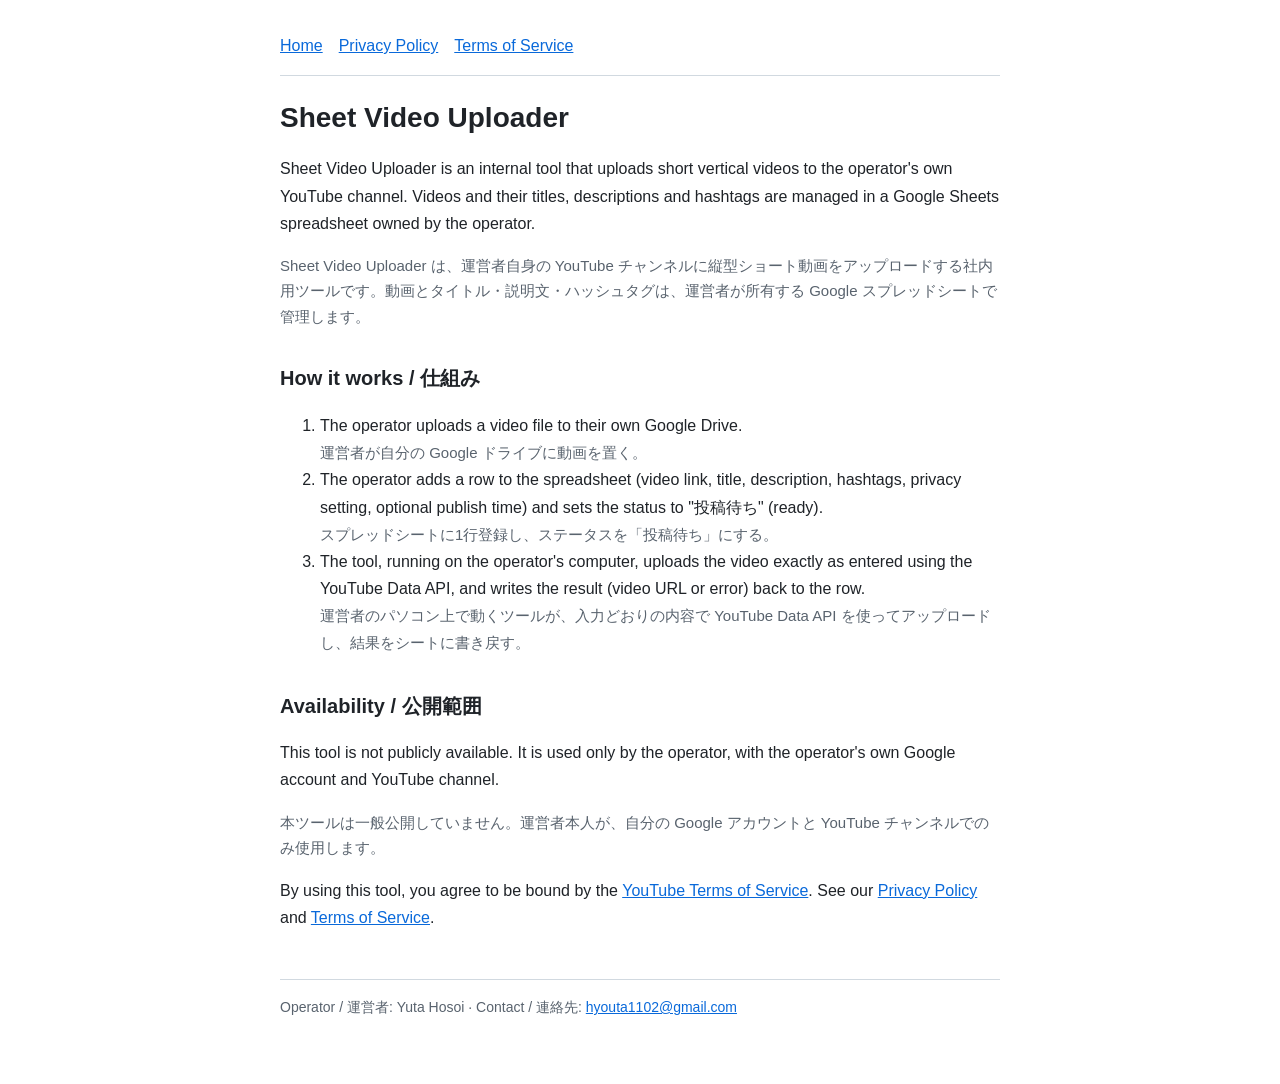
<file: index.html>
<!doctype html>
<html lang="en">
<head>
<meta charset="utf-8">
<meta name="viewport" content="width=device-width, initial-scale=1">
<title>Sheet Video Uploader</title>
<link rel="stylesheet" href="style.css">
</head>
<body>
<main>
<nav><a href="index.html">Home</a><a href="privacy.html">Privacy Policy</a><a href="terms.html">Terms of Service</a></nav>
<h1>Sheet Video Uploader</h1>
<p>Sheet Video Uploader is an internal tool that uploads short vertical videos to the operator's own YouTube channel. Videos and their titles, descriptions and hashtags are managed in a Google Sheets spreadsheet owned by the operator.</p>
<p class="ja">Sheet Video Uploader は、運営者自身の YouTube チャンネルに縦型ショート動画をアップロードする社内用ツールです。動画とタイトル・説明文・ハッシュタグは、運営者が所有する Google スプレッドシートで管理します。</p>

<h2>How it works / 仕組み</h2>
<ol>
<li>The operator uploads a video file to their own Google Drive.<br><span class="ja">運営者が自分の Google ドライブに動画を置く。</span></li>
<li>The operator adds a row to the spreadsheet (video link, title, description, hashtags, privacy setting, optional publish time) and sets the status to "投稿待ち" (ready).<br><span class="ja">スプレッドシートに1行登録し、ステータスを「投稿待ち」にする。</span></li>
<li>The tool, running on the operator's computer, uploads the video exactly as entered using the YouTube Data API, and writes the result (video URL or error) back to the row.<br><span class="ja">運営者のパソコン上で動くツールが、入力どおりの内容で YouTube Data API を使ってアップロードし、結果をシートに書き戻す。</span></li>
</ol>

<h2>Availability / 公開範囲</h2>
<p>This tool is not publicly available. It is used only by the operator, with the operator's own Google account and YouTube channel.</p>
<p class="ja">本ツールは一般公開していません。運営者本人が、自分の Google アカウントと YouTube チャンネルでのみ使用します。</p>

<p>By using this tool, you agree to be bound by the <a href="https://www.youtube.com/t/terms">YouTube Terms of Service</a>. See our <a href="privacy.html">Privacy Policy</a> and <a href="terms.html">Terms of Service</a>.</p>
<footer>Operator / 運営者: Yuta Hosoi · Contact / 連絡先: <a href="mailto:hyouta1102@gmail.com">hyouta1102@gmail.com</a></footer>
</main>
</body>
</html>
</file>
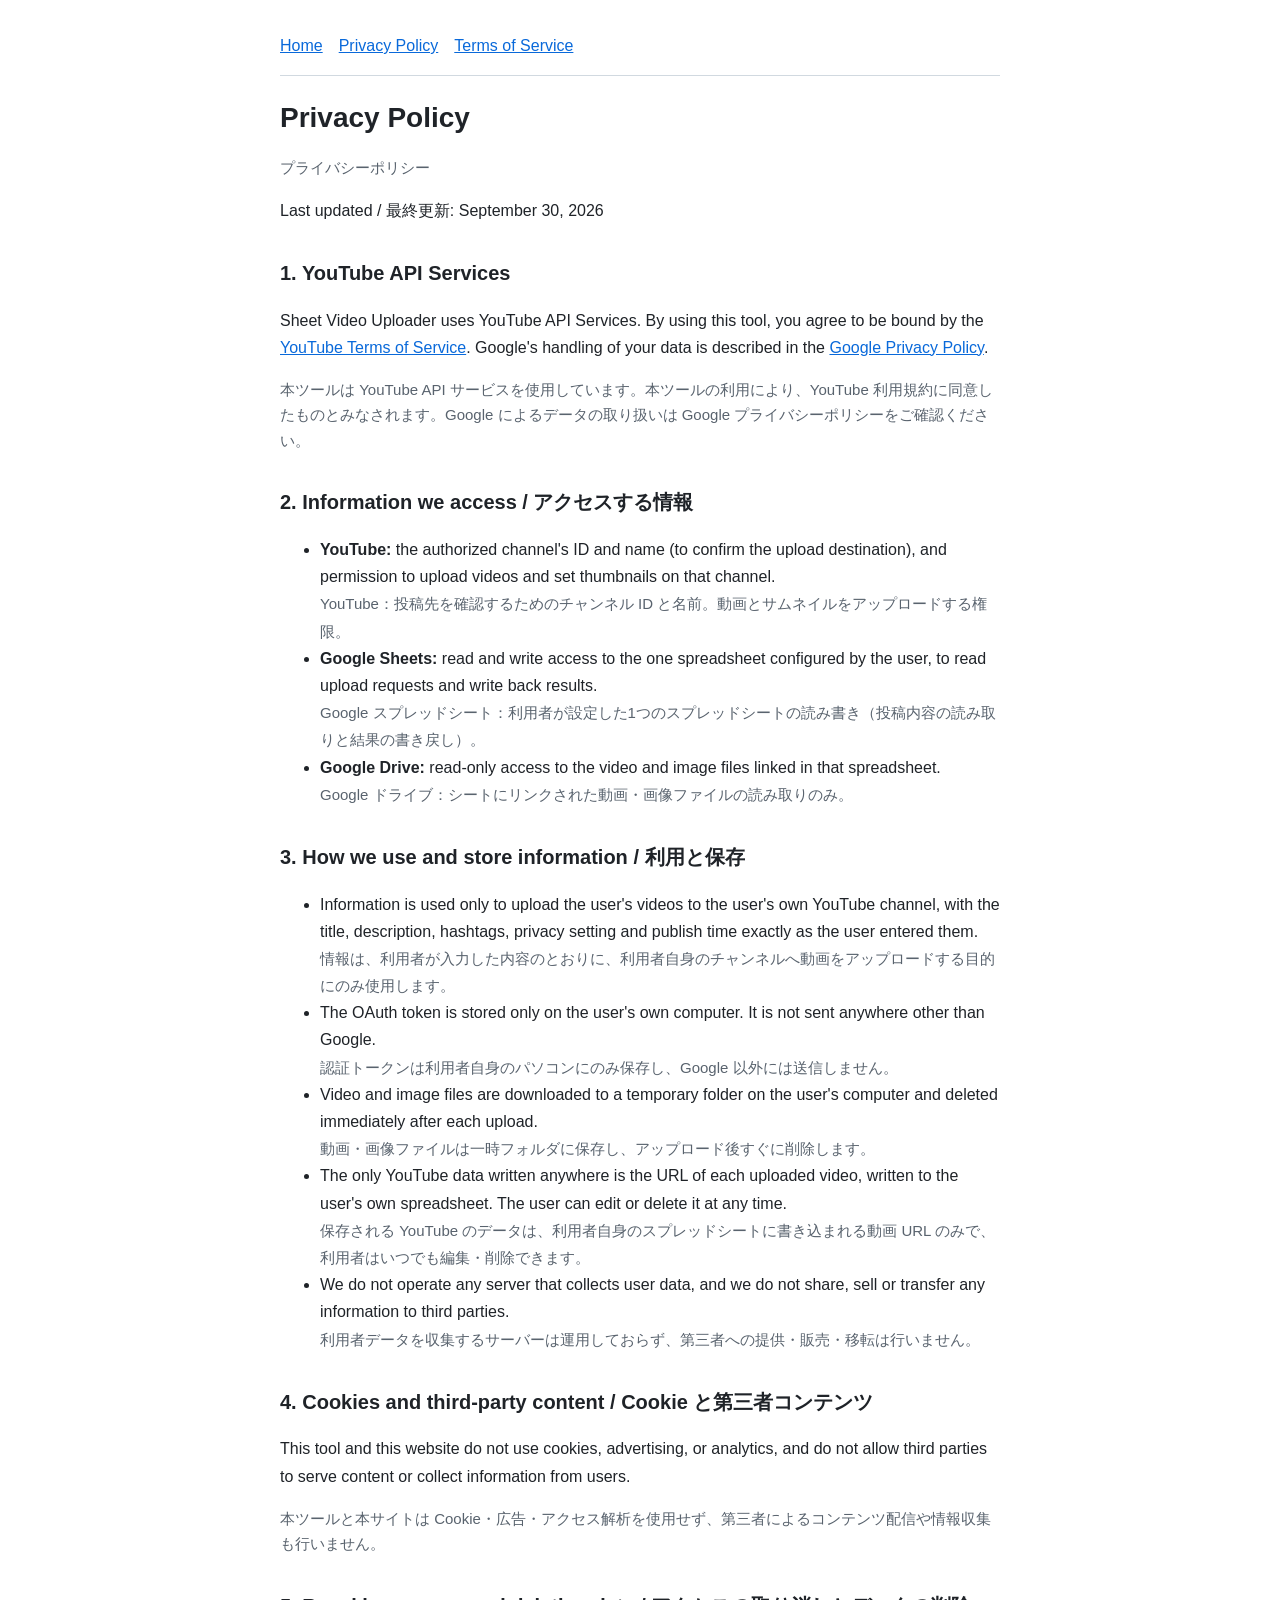
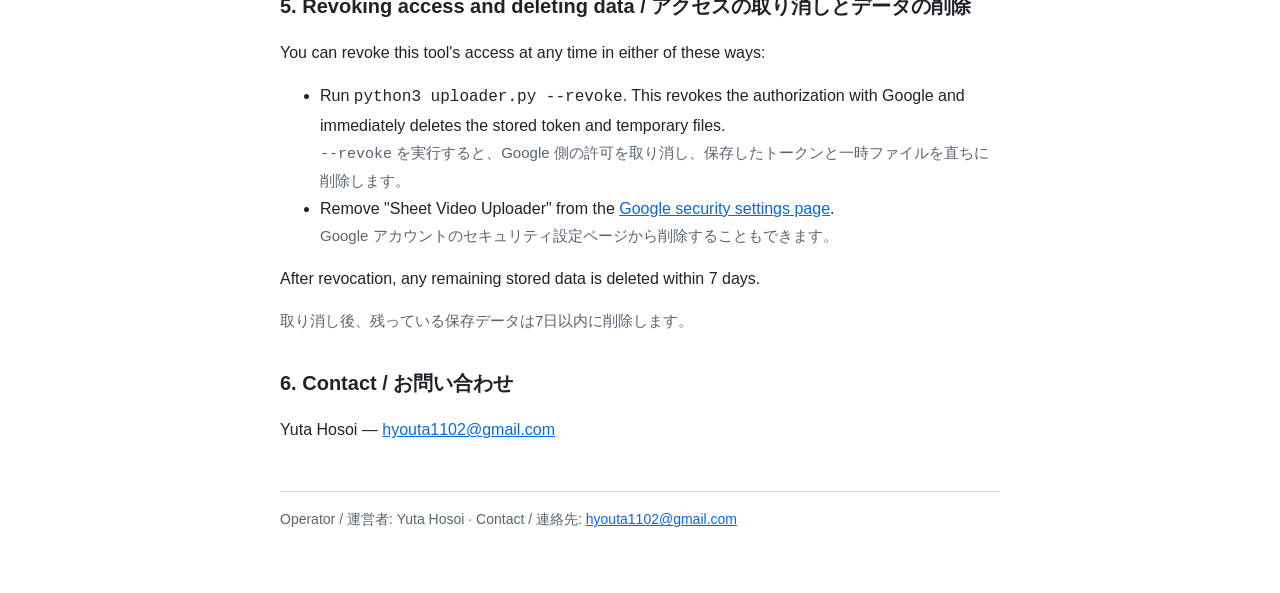
<file: privacy.html>
<!doctype html>
<html lang="en">
<head>
<meta charset="utf-8">
<meta name="viewport" content="width=device-width, initial-scale=1">
<title>Privacy Policy - Sheet Video Uploader</title>
<link rel="stylesheet" href="style.css">
</head>
<body>
<main>
<nav><a href="index.html">Home</a><a href="privacy.html">Privacy Policy</a><a href="terms.html">Terms of Service</a></nav>
<h1>Privacy Policy</h1>
<p class="ja">プライバシーポリシー</p>
<p>Last updated / 最終更新: September 30, 2026</p>

<h2>1. YouTube API Services</h2>
<p>Sheet Video Uploader uses YouTube API Services. By using this tool, you agree to be bound by the <a href="https://www.youtube.com/t/terms">YouTube Terms of Service</a>. Google's handling of your data is described in the <a href="https://policies.google.com/privacy">Google Privacy Policy</a>.</p>
<p class="ja">本ツールは YouTube API サービスを使用しています。本ツールの利用により、YouTube 利用規約に同意したものとみなされます。Google によるデータの取り扱いは Google プライバシーポリシーをご確認ください。</p>

<h2>2. Information we access / アクセスする情報</h2>
<ul>
<li><strong>YouTube:</strong> the authorized channel's ID and name (to confirm the upload destination), and permission to upload videos and set thumbnails on that channel.<br><span class="ja">YouTube：投稿先を確認するためのチャンネル ID と名前。動画とサムネイルをアップロードする権限。</span></li>
<li><strong>Google Sheets:</strong> read and write access to the one spreadsheet configured by the user, to read upload requests and write back results.<br><span class="ja">Google スプレッドシート：利用者が設定した1つのスプレッドシートの読み書き（投稿内容の読み取りと結果の書き戻し）。</span></li>
<li><strong>Google Drive:</strong> read-only access to the video and image files linked in that spreadsheet.<br><span class="ja">Google ドライブ：シートにリンクされた動画・画像ファイルの読み取りのみ。</span></li>
</ul>

<h2>3. How we use and store information / 利用と保存</h2>
<ul>
<li>Information is used only to upload the user's videos to the user's own YouTube channel, with the title, description, hashtags, privacy setting and publish time exactly as the user entered them.<br><span class="ja">情報は、利用者が入力した内容のとおりに、利用者自身のチャンネルへ動画をアップロードする目的にのみ使用します。</span></li>
<li>The OAuth token is stored only on the user's own computer. It is not sent anywhere other than Google.<br><span class="ja">認証トークンは利用者自身のパソコンにのみ保存し、Google 以外には送信しません。</span></li>
<li>Video and image files are downloaded to a temporary folder on the user's computer and deleted immediately after each upload.<br><span class="ja">動画・画像ファイルは一時フォルダに保存し、アップロード後すぐに削除します。</span></li>
<li>The only YouTube data written anywhere is the URL of each uploaded video, written to the user's own spreadsheet. The user can edit or delete it at any time.<br><span class="ja">保存される YouTube のデータは、利用者自身のスプレッドシートに書き込まれる動画 URL のみで、利用者はいつでも編集・削除できます。</span></li>
<li>We do not operate any server that collects user data, and we do not share, sell or transfer any information to third parties.<br><span class="ja">利用者データを収集するサーバーは運用しておらず、第三者への提供・販売・移転は行いません。</span></li>
</ul>

<h2>4. Cookies and third-party content / Cookie と第三者コンテンツ</h2>
<p>This tool and this website do not use cookies, advertising, or analytics, and do not allow third parties to serve content or collect information from users.</p>
<p class="ja">本ツールと本サイトは Cookie・広告・アクセス解析を使用せず、第三者によるコンテンツ配信や情報収集も行いません。</p>

<h2>5. Revoking access and deleting data / アクセスの取り消しとデータの削除</h2>
<p>You can revoke this tool's access at any time in either of these ways:</p>
<ul>
<li>Run <code>python3 uploader.py --revoke</code>. This revokes the authorization with Google and immediately deletes the stored token and temporary files.<br><span class="ja"><code>--revoke</code> を実行すると、Google 側の許可を取り消し、保存したトークンと一時ファイルを直ちに削除します。</span></li>
<li>Remove "Sheet Video Uploader" from the <a href="https://myaccount.google.com/permissions">Google security settings page</a>.<br><span class="ja">Google アカウントのセキュリティ設定ページから削除することもできます。</span></li>
</ul>
<p>After revocation, any remaining stored data is deleted within 7 days.</p>
<p class="ja">取り消し後、残っている保存データは7日以内に削除します。</p>

<h2>6. Contact / お問い合わせ</h2>
<p>Yuta Hosoi — <a href="mailto:hyouta1102@gmail.com">hyouta1102@gmail.com</a></p>
<footer>Operator / 運営者: Yuta Hosoi · Contact / 連絡先: <a href="mailto:hyouta1102@gmail.com">hyouta1102@gmail.com</a></footer>
</main>
</body>
</html>
</file>
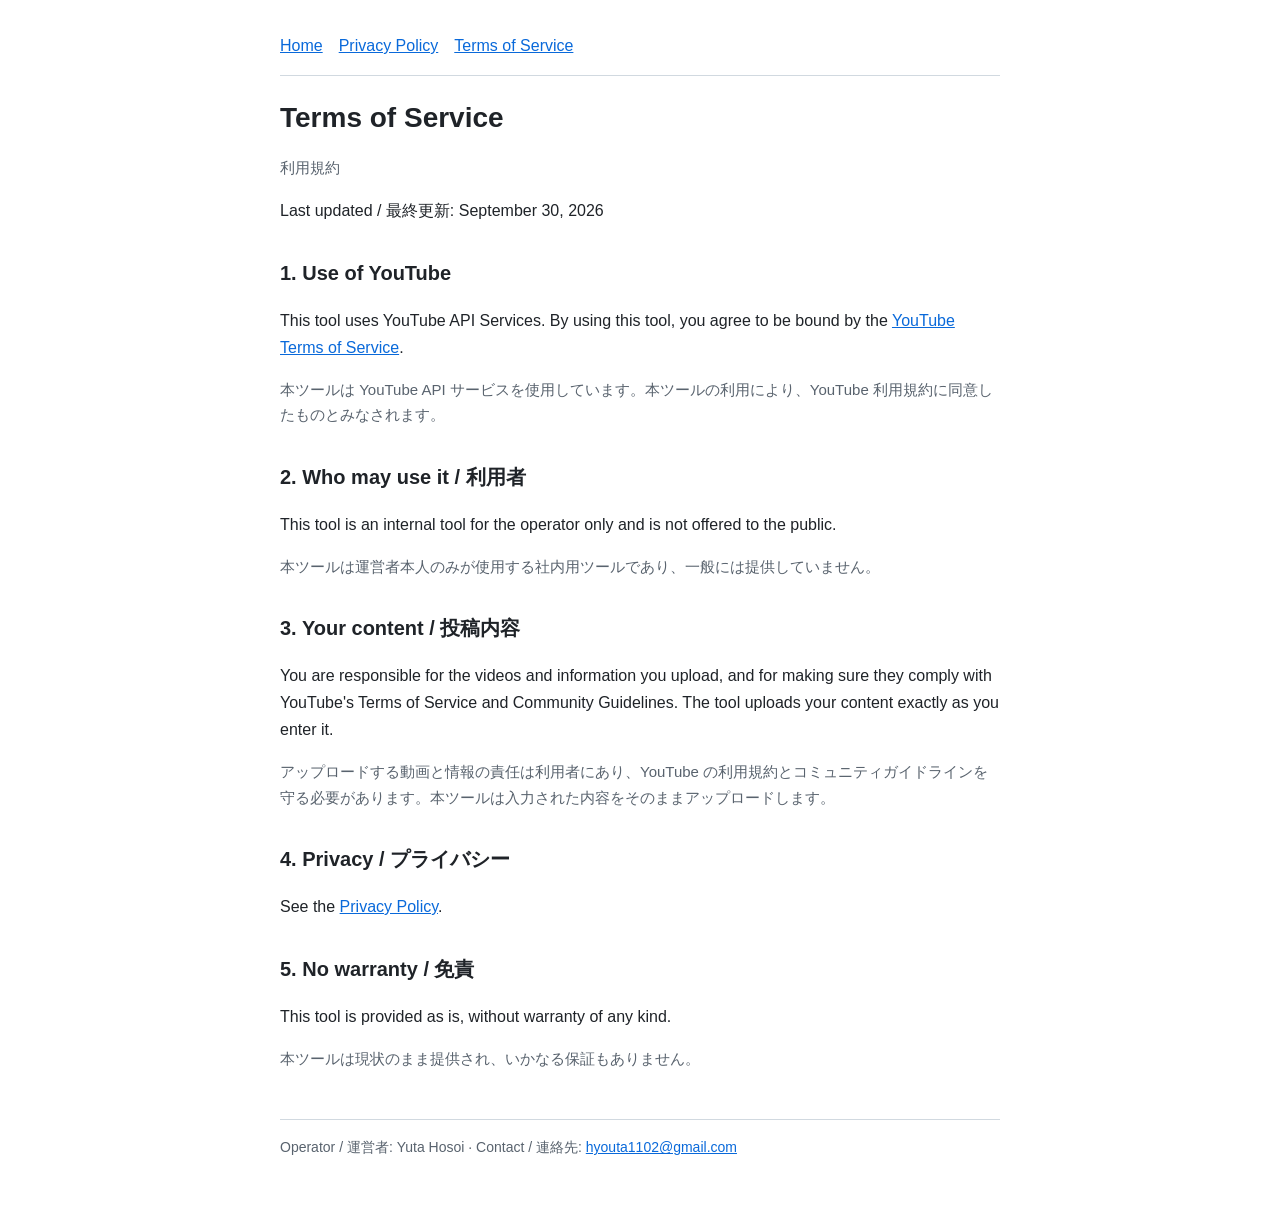
<file: terms.html>
<!doctype html>
<html lang="en">
<head>
<meta charset="utf-8">
<meta name="viewport" content="width=device-width, initial-scale=1">
<title>Terms of Service - Sheet Video Uploader</title>
<link rel="stylesheet" href="style.css">
</head>
<body>
<main>
<nav><a href="index.html">Home</a><a href="privacy.html">Privacy Policy</a><a href="terms.html">Terms of Service</a></nav>
<h1>Terms of Service</h1>
<p class="ja">利用規約</p>
<p>Last updated / 最終更新: September 30, 2026</p>

<h2>1. Use of YouTube</h2>
<p>This tool uses YouTube API Services. By using this tool, you agree to be bound by the <a href="https://www.youtube.com/t/terms">YouTube Terms of Service</a>.</p>
<p class="ja">本ツールは YouTube API サービスを使用しています。本ツールの利用により、YouTube 利用規約に同意したものとみなされます。</p>

<h2>2. Who may use it / 利用者</h2>
<p>This tool is an internal tool for the operator only and is not offered to the public.</p>
<p class="ja">本ツールは運営者本人のみが使用する社内用ツールであり、一般には提供していません。</p>

<h2>3. Your content / 投稿内容</h2>
<p>You are responsible for the videos and information you upload, and for making sure they comply with YouTube's Terms of Service and Community Guidelines. The tool uploads your content exactly as you enter it.</p>
<p class="ja">アップロードする動画と情報の責任は利用者にあり、YouTube の利用規約とコミュニティガイドラインを守る必要があります。本ツールは入力された内容をそのままアップロードします。</p>

<h2>4. Privacy / プライバシー</h2>
<p>See the <a href="privacy.html">Privacy Policy</a>.</p>

<h2>5. No warranty / 免責</h2>
<p>This tool is provided as is, without warranty of any kind.</p>
<p class="ja">本ツールは現状のまま提供され、いかなる保証もありません。</p>
<footer>Operator / 運営者: Yuta Hosoi · Contact / 連絡先: <a href="mailto:hyouta1102@gmail.com">hyouta1102@gmail.com</a></footer>
</main>
</body>
</html>
</file>
<file: style.css>
:root { --bg: #ffffff; --fg: #1f2328; --muted: #59636e; --line: #d1d9e0; --link: #0969da; }
@media (prefers-color-scheme: dark) { :root { --bg: #0d1117; --fg: #e6edf3; --muted: #9198a1; --line: #3d444d; --link: #4493f8; } }
body { margin: 0; background: var(--bg); color: var(--fg); font: 16px/1.7 -apple-system, "Hiragino Sans", "Noto Sans JP", sans-serif; }
main { max-width: 720px; margin: 0 auto; padding: 32px 16px 64px; }
nav { display: flex; gap: 16px; padding-bottom: 16px; border-bottom: 1px solid var(--line); margin-bottom: 24px; }
a { color: var(--link); }
h1 { font-size: 28px; line-height: 1.3; }
h2 { font-size: 20px; margin-top: 32px; }
.ja { color: var(--muted); font-size: 15px; }
footer { margin-top: 48px; padding-top: 16px; border-top: 1px solid var(--line); color: var(--muted); font-size: 14px; }
</file>
